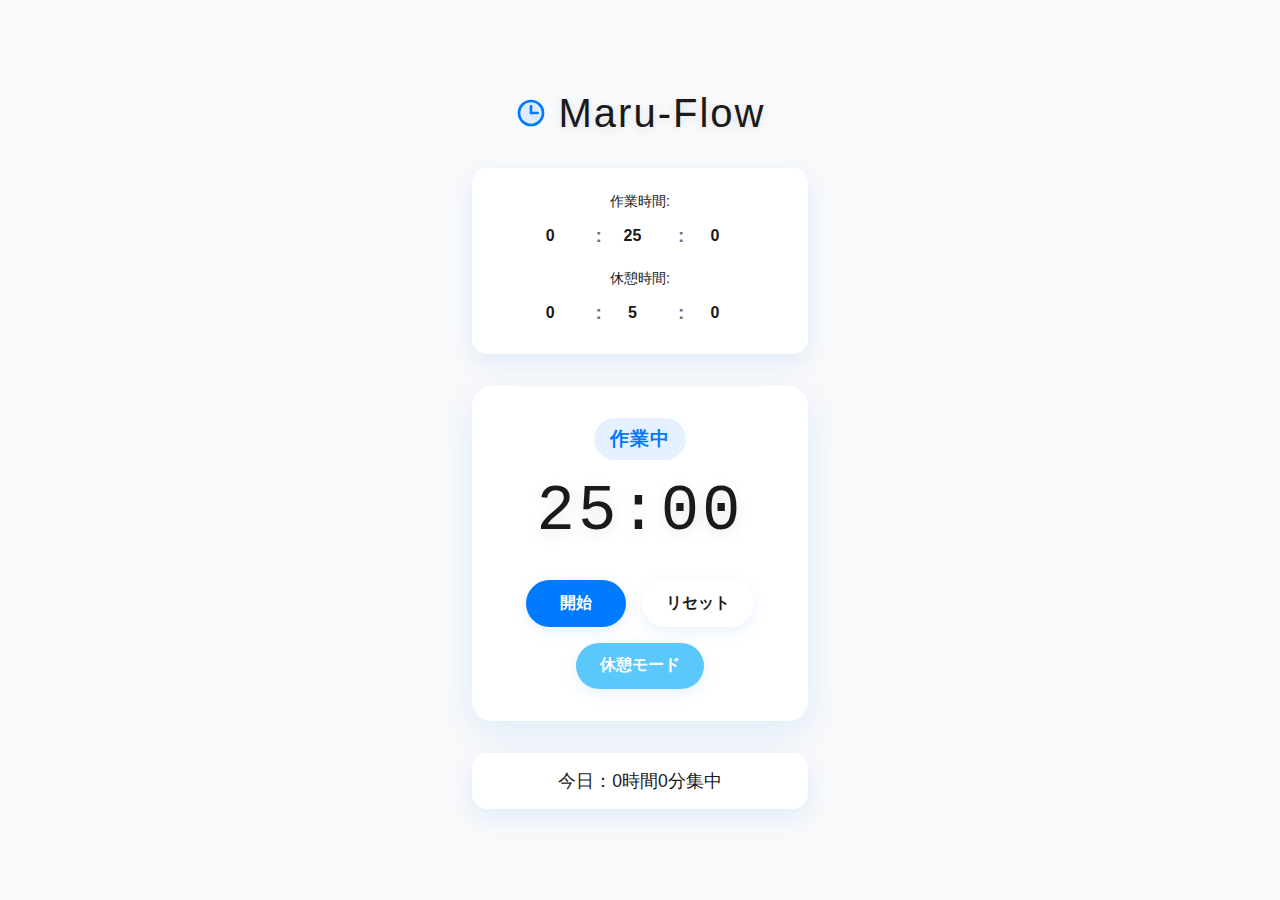
<file: index.html>
<!DOCTYPE html>
<html lang="ja">
<head>
    <meta charset="UTF-8">
    <meta name="viewport" content="width=device-width, initial-scale=1.0">
    <title>FocusFlow - 集中タイマー</title>
    <link rel="stylesheet" href="style.css">
</head>
<body>
    <div class="container">
        <header>
            <h1>
              <svg class="logo-icon" width="32" height="32" viewBox="0 0 24 24" fill="none" xmlns="http://www.w3.org/2000/svg">
                <circle cx="12" cy="12" r="9" fill="#007AFF" opacity="0.1"/>
                <circle cx="12" cy="12" r="9" stroke="#007AFF" stroke-width="2"/>
                <path d="M12 7V12H17" stroke="#007AFF" stroke-width="2" stroke-linecap="round" stroke-linejoin="round"/>
                <circle cx="12" cy="12" r="1" fill="#007AFF"/>
              </svg>
              Maru-Flow
            </h1>
        </header>

        <main>
            <!-- B�-������ -->
            <section class="time-settings">
                <div class="setting-group">
                    <label>作業時間:</label>
                    <div class="time-inputs">
                        <input type="number" id="workHours" min="0" max="23" value="0">
                        <span>:</span>
                        <input type="number" id="workMinutes" min="0" max="59" value="25">
                        <span>:</span>
                        <input type="number" id="workSeconds" min="0" max="59" value="0">
                    </div>
                </div>
                <div class="setting-group">
                    <label>休憩時間:</label>
                    <div class="time-inputs">
                        <input type="number" id="breakHours" min="0" max="23" value="0">
                        <span>:</span>
                        <input type="number" id="breakMinutes" min="0" max="59" value="5">
                        <span>:</span>
                        <input type="number" id="breakSeconds" min="0" max="59" value="0">
                    </div>
                </div>
            </section>

            <!-- モード:表示 -->
            <section class="timer-section" id="timerSection">
                <div class="mode-indicator" id="modeIndicator">
                    \m-
                </div>
                <div class="timer-display" id="timerDisplay">
                    25:00
                </div>
                <div class="controls">
                    <button id="startBtn" class="btn primary">開始</button>
                    <button id="pauseBtn" class="btn secondary" style="display: none;">一時停止</button>
                    <button id="resetBtn" class="btn secondary">リセット</button>
                    <button id="switchModeBtn" class="btn accent" style="display: none;">モード切替</button>
                </div>
            </section>

            <!-- 今日:集中時間 -->
            <section class="stats-section">
                <div class="daily-stats" id="dailyStats">
                    今日：0時間0分集中
                </div>
            </section>
        </main>
    </div>

    <script src="script.js"></script>
</body>
</html>
</file>
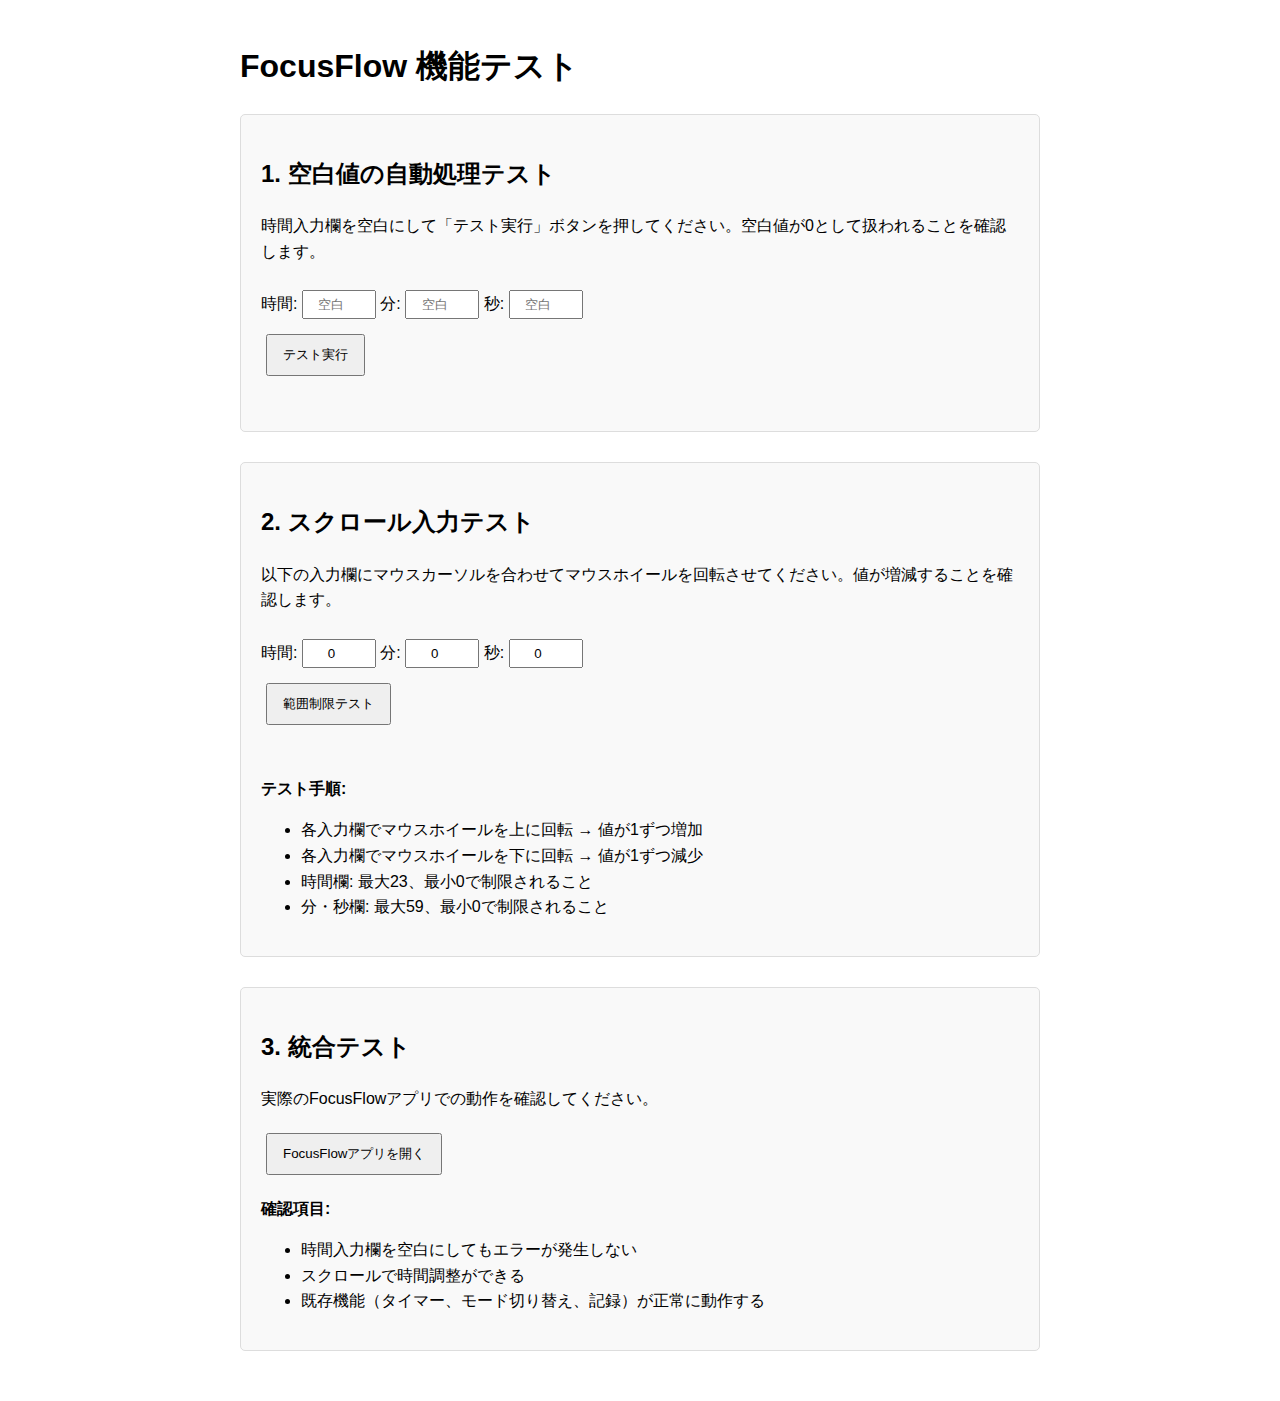
<file: test.html>
<!DOCTYPE html>
<html lang="ja">
<head>
    <meta charset="UTF-8">
    <meta name="viewport" content="width=device-width, initial-scale=1.0">
    <title>FocusFlow - 機能テスト</title>
    <style>
        body {
            font-family: Arial, sans-serif;
            max-width: 800px;
            margin: 0 auto;
            padding: 20px;
            line-height: 1.6;
        }
        .test-section {
            margin-bottom: 30px;
            padding: 20px;
            border: 1px solid #ddd;
            border-radius: 5px;
            background-color: #f9f9f9;
        }
        .test-result {
            margin-top: 10px;
            padding: 10px;
            border-radius: 3px;
        }
        .test-pass {
            background-color: #d4edda;
            color: #155724;
            border: 1px solid #c3e6cb;
        }
        .test-fail {
            background-color: #f8d7da;
            color: #721c24;
            border: 1px solid #f5c6cb;
        }
        .test-input {
            margin: 10px 0;
            padding: 5px;
            width: 60px;
            text-align: center;
        }
        button {
            margin: 5px;
            padding: 10px 15px;
            cursor: pointer;
        }
    </style>
</head>
<body>
    <h1>FocusFlow 機能テスト</h1>

    <div class="test-section">
        <h2>1. 空白値の自動処理テスト</h2>
        <p>時間入力欄を空白にして「テスト実行」ボタンを押してください。空白値が0として扱われることを確認します。</p>

        <div>
            <label>時間: </label>
            <input type="number" id="testHours" class="test-input" min="0" max="23" placeholder="空白">
            <label>分: </label>
            <input type="number" id="testMinutes" class="test-input" min="0" max="59" placeholder="空白">
            <label>秒: </label>
            <input type="number" id="testSeconds" class="test-input" min="0" max="59" placeholder="空白">
        </div>

        <button onclick="testEmptyValues()">テスト実行</button>
        <div id="emptyValueResult" class="test-result"></div>
    </div>

    <div class="test-section">
        <h2>2. スクロール入力テスト</h2>
        <p>以下の入力欄にマウスカーソルを合わせてマウスホイールを回転させてください。値が増減することを確認します。</p>

        <div>
            <label>時間: </label>
            <input type="number" id="scrollTestHours" class="test-input" min="0" max="23" value="0">
            <label>分: </label>
            <input type="number" id="scrollTestMinutes" class="test-input" min="0" max="59" value="0">
            <label>秒: </label>
            <input type="number" id="scrollTestSeconds" class="test-input" min="0" max="59" value="0">
        </div>

        <button onclick="testScrollLimits()">範囲制限テスト</button>
        <div id="scrollResult" class="test-result"></div>

        <p><strong>テスト手順:</strong></p>
        <ul>
            <li>各入力欄でマウスホイールを上に回転 → 値が1ずつ増加</li>
            <li>各入力欄でマウスホイールを下に回転 → 値が1ずつ減少</li>
            <li>時間欄: 最大23、最小0で制限されること</li>
            <li>分・秒欄: 最大59、最小0で制限されること</li>
        </ul>
    </div>

    <div class="test-section">
        <h2>3. 統合テスト</h2>
        <p>実際のFocusFlowアプリでの動作を確認してください。</p>
        <a href="index.html" target="_blank">
            <button>FocusFlowアプリを開く</button>
        </a>

        <p><strong>確認項目:</strong></p>
        <ul>
            <li>時間入力欄を空白にしてもエラーが発生しない</li>
            <li>スクロールで時間調整ができる</li>
            <li>既存機能（タイマー、モード切り替え、記録）が正常に動作する</li>
        </ul>
    </div>

    <script>
        // 空白値処理のテスト関数
        function getTimeInSeconds(hours, minutes, seconds) {
            return (parseInt(hours) || 0) * 3600 +
                   (parseInt(minutes) || 0) * 60 +
                   (parseInt(seconds) || 0);
        }

        function testEmptyValues() {
            const hours = document.getElementById('testHours').value;
            const minutes = document.getElementById('testMinutes').value;
            const seconds = document.getElementById('testSeconds').value;

            const totalSeconds = getTimeInSeconds(hours, minutes, seconds);
            const resultDiv = document.getElementById('emptyValueResult');

            // 空白値が0として扱われているかテスト
            const expectedSeconds = 0; // すべて空白なら0秒

            if (totalSeconds === expectedSeconds) {
                resultDiv.className = 'test-result test-pass';
                resultDiv.textContent = `✓ テスト成功: 空白値が正しく0として処理されました (${totalSeconds}秒)`;
            } else {
                resultDiv.className = 'test-result test-fail';
                resultDiv.textContent = `✗ テスト失敗: 期待値0秒、実際の値${totalSeconds}秒`;
            }
        }

        // スクロール機能の初期化
        function initScrollTest() {
            const inputs = [
                document.getElementById('scrollTestHours'),
                document.getElementById('scrollTestMinutes'),
                document.getElementById('scrollTestSeconds')
            ];

            inputs.forEach(input => {
                input.addEventListener('wheel', (e) => {
                    e.preventDefault();

                    const isHours = input.id.includes('Hours');
                    const maxValue = isHours ? 23 : 59;
                    const currentValue = parseInt(input.value) || 0;

                    let newValue;
                    if (e.deltaY < 0) {
                        newValue = Math.min(currentValue + 1, maxValue);
                    } else {
                        newValue = Math.max(currentValue - 1, 0);
                    }

                    input.value = newValue;
                });
            });
        }

        // 範囲制限のテスト
        function testScrollLimits() {
            const hoursInput = document.getElementById('scrollTestHours');
            const minutesInput = document.getElementById('scrollTestMinutes');
            const secondsInput = document.getElementById('scrollTestSeconds');
            const resultDiv = document.getElementById('scrollResult');

            // 最大値設定テスト
            hoursInput.value = 23;
            minutesInput.value = 59;
            secondsInput.value = 59;

            // 最小値設定テスト
            setTimeout(() => {
                hoursInput.value = 0;
                minutesInput.value = 0;
                secondsInput.value = 0;

                resultDiv.className = 'test-result test-pass';
                resultDiv.textContent = '✓ 範囲制限テスト完了: 最大値(23:59:59)と最小値(0:0:0)が設定されました。スクロールで制限が正しく動作するか確認してください。';
            }, 1000);
        }

        // ページ読み込み時にスクロール機能を初期化
        document.addEventListener('DOMContentLoaded', initScrollTest);
    </script>
</body>
</html>
</file>
<file: style.css>
/* リセットとベーススタイル */
* {
    margin: 0;
    padding: 0;
    box-sizing: border-box;
}

body {
    font-family: 'Segoe UI', Tahoma, Geneva, Verdana, sans-serif;
    background: #F8F9FA;
    min-height: 100vh;
    display: flex;
    align-items: center;
    justify-content: center;
    color: #1A1A1A;
    transition: background 0.5s ease;
}

/* 休憩モード時の背景 */
body.break-mode {
    background: #E3F2FD;
    color: #1A1A1A;
}

.container {
    max-width: 400px;
    width: 90%;
    padding: 2rem;
    text-align: center;
}

/* ヘッダー */
header h1 {
    font-size: 2.5rem;
    margin-bottom: 2rem;
    text-shadow: 0 2px 10px rgba(0, 0, 0, 0.1);
    font-weight: 300;
    letter-spacing: 2px;
    color: #1A1A1A;
    display: flex;
    align-items: center;
    justify-content: center;
    gap: 12px;
}

body.break-mode header h1 {
    color: #1A1A1A;
    text-shadow: 0 2px 10px rgba(0, 0, 0, 0.1);
}

/* 時間設定セクション */
.time-settings {
    background: #FFFFFF;
    border-radius: 15px;
    padding: 1.5rem;
    margin-bottom: 2rem;
    box-shadow: 0 8px 25px rgba(0, 122, 255, 0.1);
}

body.break-mode .time-settings {
    background: #FFFFFF;
    box-shadow: 0 8px 25px rgba(0, 122, 255, 0.1);
}

.setting-group {
    margin-bottom: 1rem;
}

.setting-group:last-child {
    margin-bottom: 0;
}

.setting-group label {
    display: block;
    margin-bottom: 0.5rem;
    font-weight: 500;
    font-size: 0.9rem;
    color: #1A1A1A;
}

body.break-mode .setting-group label {
    color: #1A1A1A;
}

.time-inputs {
    display: flex;
    align-items: center;
    justify-content: center;
    gap: 0.5rem;
}

.time-inputs input {
    width: 60px;
    padding: 0.5rem;
    border: none;
    border-radius: 8px;
    background: #FFFFFF;
    color: #1A1A1A;
    text-align: center;
    font-size: 1rem;
    font-weight: 600;
}

.time-inputs input:focus {
    outline: none;
    box-shadow: 0 0 0 2px rgba(0, 122, 255, 0.5);
}

body.break-mode .time-inputs input:focus {
    box-shadow: 0 0 0 2px rgba(0, 122, 255, 0.5);
}

.time-inputs span {
    font-size: 1.2rem;
    font-weight: bold;
    color: #6C757D;
}

body.break-mode .time-inputs span {
    color: #6C757D;
}

/* タイマーセクション */
.timer-section {
    background: #FFFFFF;
    border-radius: 20px;
    padding: 2rem;
    margin-bottom: 2rem;
    box-shadow: 0 12px 35px rgba(0, 122, 255, 0.1);
}

body.break-mode .timer-section {
    background: #FFFFFF;
    box-shadow: 0 12px 35px rgba(0, 122, 255, 0.1);
}

.mode-indicator {
    font-size: 1.2rem;
    margin-bottom: 1rem;
    padding: 0.5rem 1rem;
    background: rgba(0, 122, 255, 0.1);
    border-radius: 25px;
    display: inline-block;
    font-weight: 600;
    letter-spacing: 1px;
    color: #007AFF;
}

body.break-mode .mode-indicator {
    background: rgba(90, 200, 250, 0.2);
    color: #5AC8FA;
}

.timer-display {
    font-size: 4rem;
    font-weight: 300;
    margin-bottom: 2rem;
    text-shadow: 0 4px 15px rgba(0, 0, 0, 0.1);
    font-family: 'Courier New', monospace;
    letter-spacing: 3px;
    transition: all 0.3s ease;
    user-select: none;
    color: #1A1A1A;
}

body.break-mode .timer-display {
    color: #1A1A1A;
    text-shadow: 0 4px 15px rgba(0, 0, 0, 0.1);
}

.timer-display.clickable {
    cursor: pointer;
    background: rgba(0, 122, 255, 0.05);
    border-radius: 20px;
    padding: 1rem 2rem;
    box-shadow: 0 8px 25px rgba(0, 122, 255, 0.1);
}

body.break-mode .timer-display.clickable {
    background: rgba(90, 200, 250, 0.1);
    box-shadow: 0 8px 25px rgba(0, 122, 255, 0.1);
}

.timer-display.clickable:hover {
    transform: translateY(-5px);
    box-shadow: 0 15px 40px rgba(0, 122, 255, 0.15);
    background: rgba(0, 122, 255, 0.1);
}

body.break-mode .timer-display.clickable:hover {
    box-shadow: 0 15px 40px rgba(0, 122, 255, 0.15);
    background: rgba(90, 200, 250, 0.15);
}

.timer-display.clickable:active {
    transform: translateY(-2px);
    box-shadow: 0 10px 30px rgba(0, 122, 255, 0.2);
}

body.break-mode .timer-display.clickable:active {
    box-shadow: 0 10px 30px rgba(0, 122, 255, 0.2);
}

/* コントロールボタン */
.controls {
    display: flex;
    gap: 1rem;
    justify-content: center;
    flex-wrap: wrap;
}

.btn {
    padding: 0.8rem 1.5rem;
    border: none;
    border-radius: 25px;
    font-size: 1rem;
    font-weight: 600;
    cursor: pointer;
    transition: all 0.3s ease;
    box-shadow: 0 4px 15px rgba(0, 122, 255, 0.1);
    min-width: 100px;
}

body.break-mode .btn {
    box-shadow: 0 4px 15px rgba(0, 122, 255, 0.1);
}

.btn:hover {
    transform: translateY(-2px);
    box-shadow: 0 6px 20px rgba(0, 122, 255, 0.15);
}

body.break-mode .btn:hover {
    box-shadow: 0 6px 20px rgba(0, 122, 255, 0.15);
}

.btn:active {
    transform: translateY(0);
}

.btn.primary {
    background: #007AFF;
    color: white;
}

.btn.primary:hover {
    background: #0051D5;
}

.btn.secondary {
    background: #FFFFFF;
    color: #1A1A1A;
}

.btn.secondary:hover {
    background: #F8F9FA;
}

.btn.accent {
    background: #5AC8FA;
    color: white;
}

.btn.accent:hover {
    background: #007AFF;
}

/* 統計セクション */
.stats-section {
    background: #FFFFFF;
    border-radius: 15px;
    padding: 1rem;
    box-shadow: 0 8px 25px rgba(0, 122, 255, 0.1);
}

body.break-mode .stats-section {
    background: #FFFFFF;
    box-shadow: 0 8px 25px rgba(0, 122, 255, 0.1);
}

.daily-stats {
    font-size: 1.1rem;
    font-weight: 500;
    color: #1A1A1A;
}

body.break-mode .daily-stats {
    color: #1A1A1A;
}

/* レスポンシブデザイン */
@media (max-width: 480px) {
    .container {
        width: 95%;
        padding: 1rem;
    }

    header h1 {
        font-size: 2rem;
        margin-bottom: 1.5rem;
    }

    .timer-display {
        font-size: 3rem;
        margin-bottom: 1.5rem;
    }

    .time-inputs input {
        width: 50px;
        font-size: 0.9rem;
    }

    .controls {
        gap: 0.5rem;
    }

    .btn {
        padding: 0.7rem 1.2rem;
        font-size: 0.9rem;
        min-width: 80px;
    }
}

/* アニメーション */
@keyframes pulse {
    0% { transform: scale(1); }
    50% { transform: scale(1.05); }
    100% { transform: scale(1); }
}

.timer-display.running {
    animation: pulse 2s infinite;
}

/* フェードイン効果 */
.container > * {
    animation: fadeIn 0.6s ease-out;
}

@keyframes fadeIn {
    from {
        opacity: 0;
        transform: translateY(20px);
    }
    to {
        opacity: 1;
        transform: translateY(0);
    }
}
</file>
